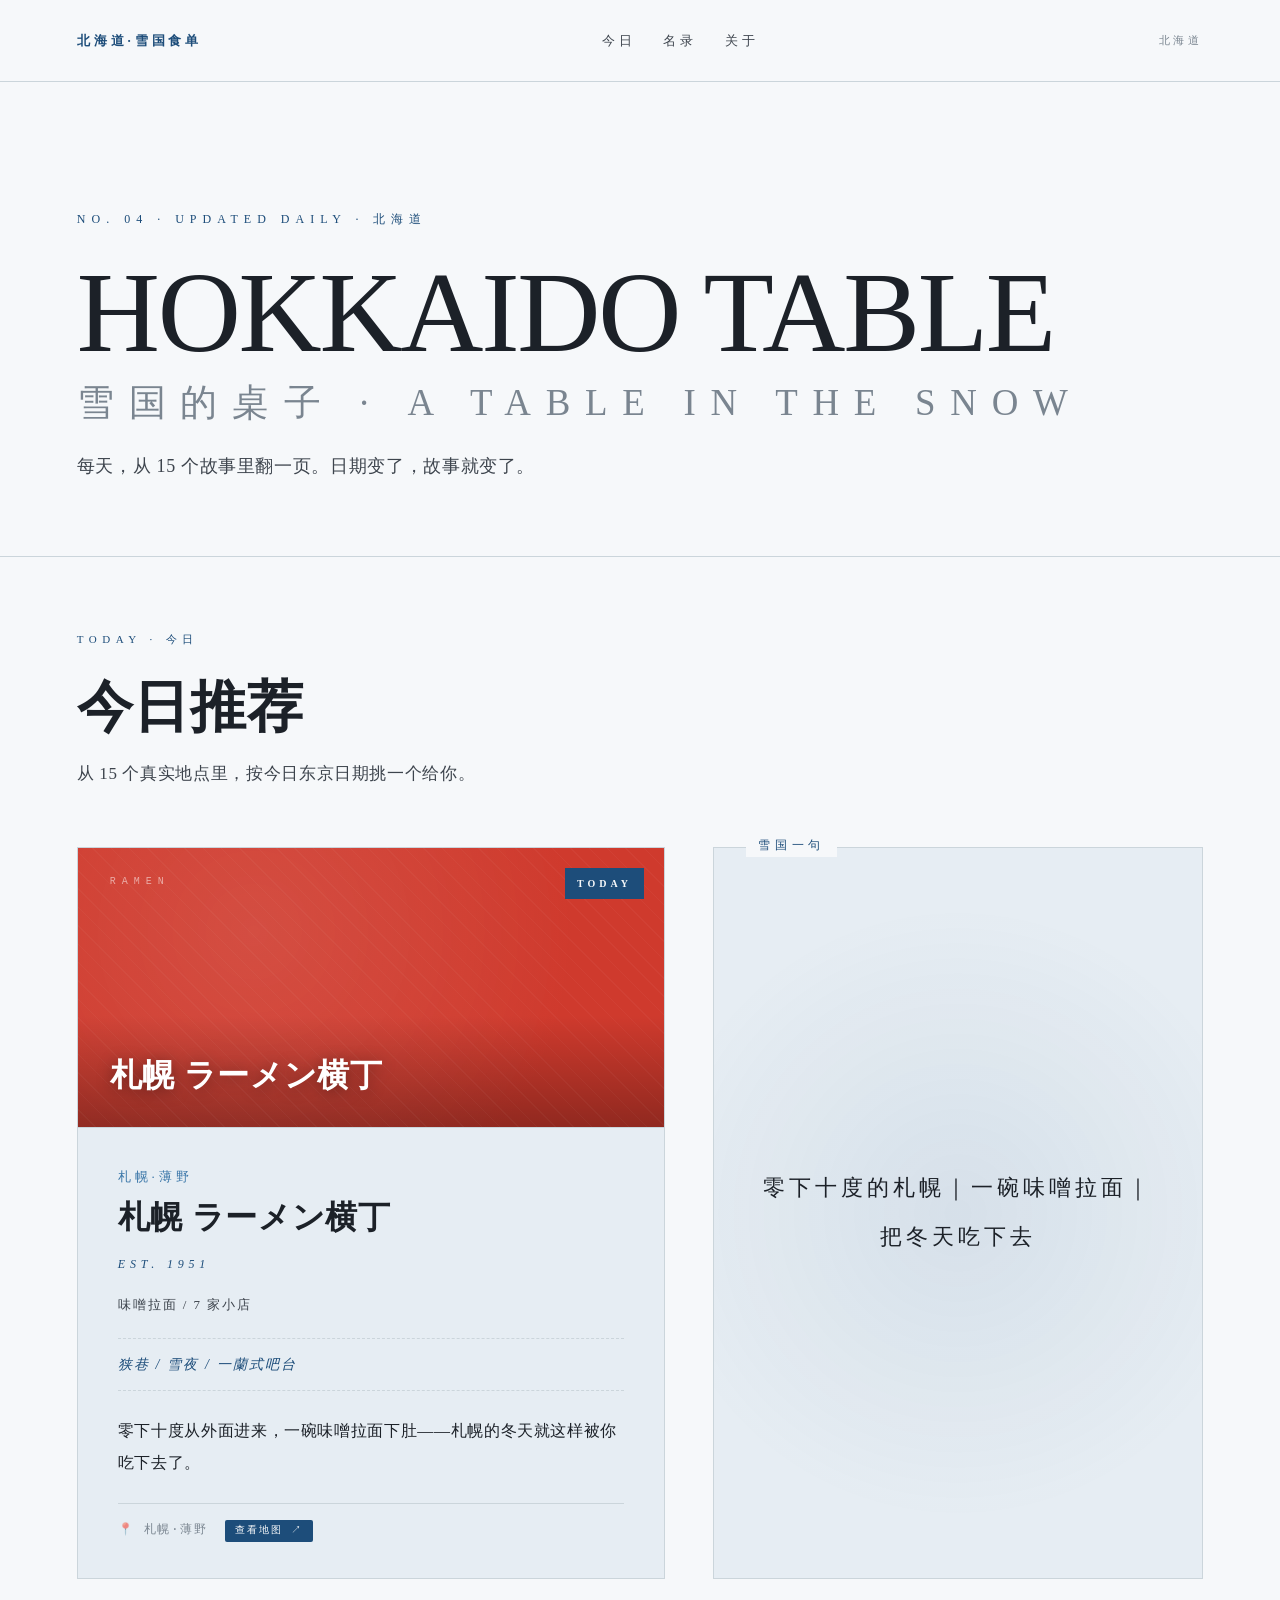
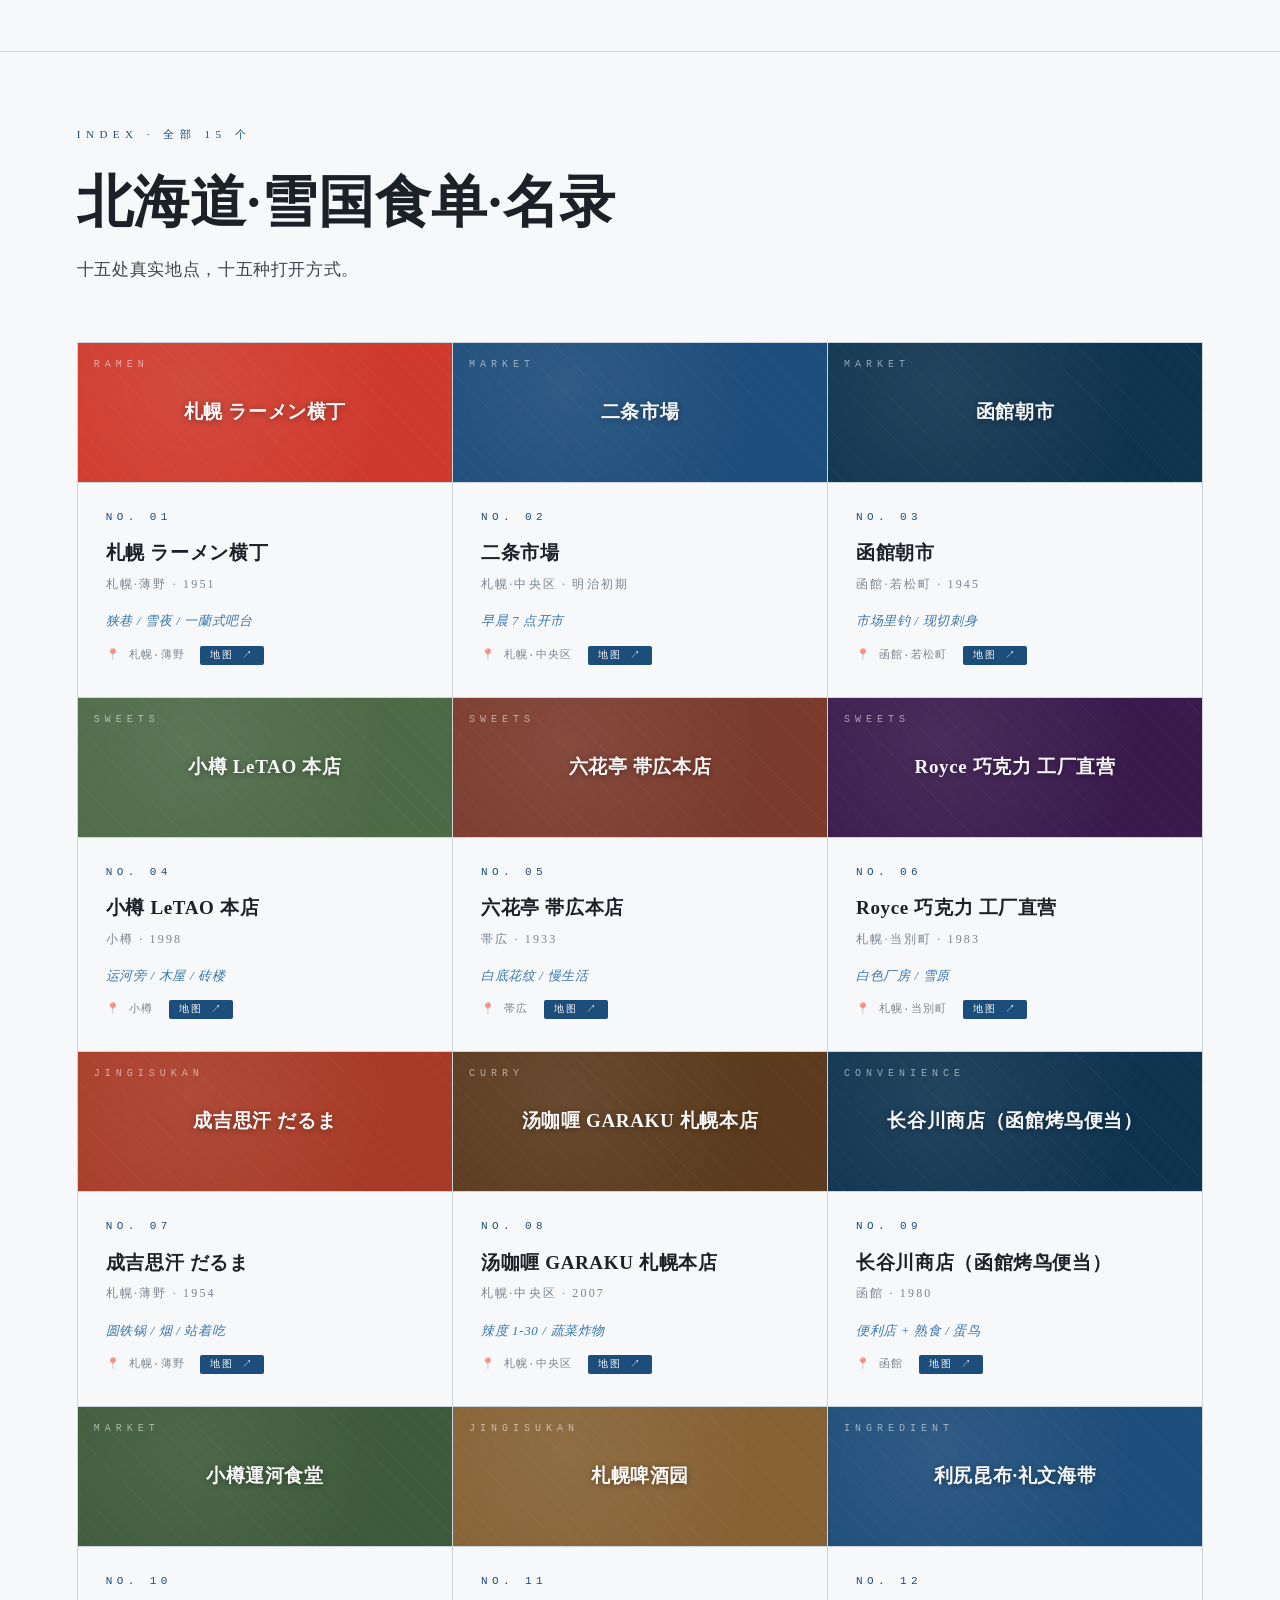
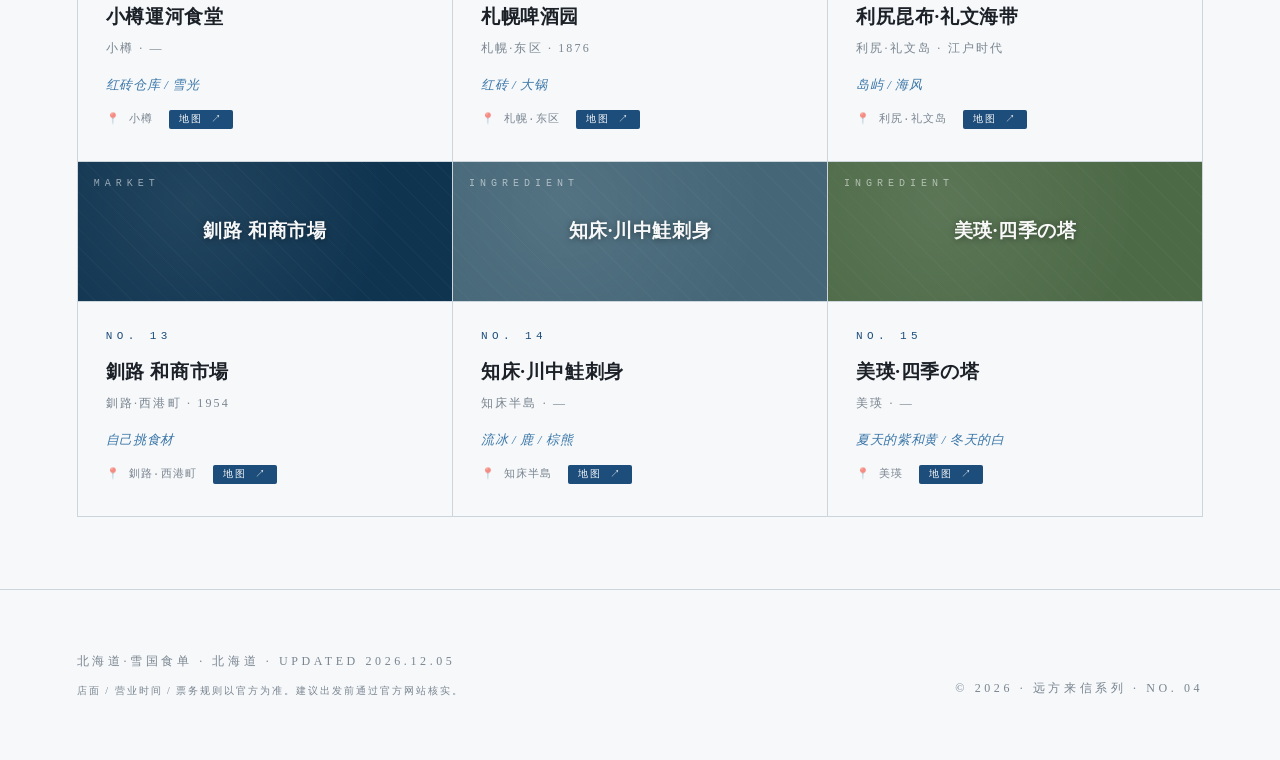
<file: index.html>
<!DOCTYPE html>
<html lang="zh-CN">
<head>
  <meta charset="UTF-8">
  <meta name="viewport" content="width=device-width, initial-scale=1.0">
  <title>北海道·雪国食单 — HOKKAIDO TABLE</title>
  <meta name="description" content="雪国的桌子">
  <link rel="stylesheet" href="assets/style.css">
</head>
<body>
  <header class="nav">
    <div class="logo">北海道·雪国食单</div>
    <ul>
      <li><a href="index.html">今日</a></li>
      <li><a href="list.html">名录</a></li>
      <li><a href="about.html">关于</a></li>
    </ul>
    <div class="meta">北海道</div>
  </header>

  <main>
    <section class="hero">
      <div class="meta">NO. 04 · UPDATED DAILY · 北海道</div>
      <h1>
        HOKKAIDO TABLE
        <span class="accent">雪国的桌子 · A TABLE IN THE SNOW</span>
      </h1>
      <p class="tagline">每天，从 15 个故事里翻一页。日期变了，故事就变了。</p>
    </section>

    <section class="section">
      <div class="section-label">TODAY · 今日</div>
      <h2>今日推荐</h2>
      <p class="lead">从 15 个真实地点里，按今日东京日期挑一个给你。</p>

      <div class="tonight">
        <article class="tonight-card">
          <div class="img-frame" id="t-img" data-tag="—">
            <div class="stamp">TODAY</div>
            <div class="big-name" id="t-img-name">— —</div>
          </div>
          <div class="body">
            <div class="ward" id="t-ward">— —</div>
            <h3 class="name" id="t-name">— —</h3>
            <div class="since" id="t-since">— —</div>
            <div class="type" id="t-type">— —</div>
            <div class="vibe" id="t-vibe">— —</div>
            <p class="story" id="t-story">— —</p>
            <div class="address" id="t-address" style="display:none">— —</div>
            <div class="etiquette" id="t-etiquette" style="display:none">— —</div>
            <div class="release" id="t-release" style="display:none">— —</div>
          </div>
        </article>

        <article class="haiku-card" data-label="雪国一句">
          <div class="haiku" id="haiku">— —</div>
        </article>
      </div>
    </section>

    <section class="section">
      <div class="section-label">INDEX · 全部 15 个</div>
      <h2>北海道·雪国食单·名录</h2>
      <p class="lead">十五处真实地点，十五种打开方式。</p>
      <div class="list-section" id="all-list"></div>
    </section>
  </main>

  <footer>
    <div>
      <div>北海道·雪国食单 · 北海道 · UPDATED <span id="footer-date">2026.05.07</span></div>
      <div class="disclaimer">店面 / 营业时间 / 票务规则以官方为准。建议出发前通过官方网站核实。</div>
    </div>
    <div>© 2026 · 远方来信系列 · NO. 04</div>
  </footer>

  <script>
    function jstSeed() {
      const d = new Date();
      const jst = new Date(d.getTime() + (d.getTimezoneOffset() + 540) * 60000);
      return jst.getFullYear() * 10000 + (jst.getMonth() + 1) * 100 + jst.getDate();
    }
    function pad(n, w) { return String(n).padStart(w, '0'); }
    const dataKey = "spots";
    const haikuKey = "phrases";

    fetch('data/pool.json').then(r => r.json()).then(data => {
      const seed = jstSeed();
      const list = data[dataKey];
      const phrases = data[haikuKey];
      const today = list[seed % list.length];
      const phrase = phrases[seed % phrases.length];

      const dispName = today.name_zh || today.name;
      document.getElementById('t-name').textContent = dispName;
      document.getElementById('t-img-name').textContent = dispName;
      document.getElementById('t-ward').textContent = today.ward;
      document.getElementById('t-since').textContent = today.since ? 'EST. ' + today.since : '';
      document.getElementById('t-type').textContent = today.type || '';
      document.getElementById('t-vibe').textContent = today.vibe || '';
      document.getElementById('t-story').textContent = today.story || '';
      document.getElementById('haiku').textContent = phrase;

      const tImg = document.getElementById('t-img');
      tImg.style.setProperty('--tone', today.color || 'var(--accent)');
      tImg.setAttribute('data-tag', (today.tag || 'spot').toUpperCase());

      // 地址 + Google Maps
      const addr = today.address || today.ward;
      if (addr) {
        const ae = document.getElementById('t-address');
        const gmapQuery = encodeURIComponent((today.name_zh || today.name) + ' ' + (today.ward || ''));
        ae.innerHTML = addr + ' <a class="gmap-link" href="https://www.google.com/maps/search/?api=1&query=' + gmapQuery + '" target="_blank" rel="noopener">查看地图 ↗</a>';
        ae.style.display = '';
      }
      // 礼仪提示（飞田新地等）
      if (today.etiquette) {
        const et = document.getElementById('t-etiquette');
        et.textContent = '⚠ ' + today.etiquette;
        et.style.display = '';
      }
      // 票务规则（japan-tickets）
      if (today.release_rule) {
        const r = document.getElementById('t-release');
        r.innerHTML = '<strong>放票规则：</strong>' + today.release_rule + '<br><strong>提前：</strong>约 ' + (today.advance_days || '?') + ' 天<br><strong>购票：</strong>' + (today.booking_site || '官方');
        r.style.display = '';
      }

      // 列表
      const listEl = document.getElementById('all-list');
      list.forEach(s => {
        const item = document.createElement('div');
        item.className = 'list-item';
        const sName = s.name_zh || s.name;
        const tone = s.color || 'var(--accent)';
        const tag = (s.tag || 'spot').toUpperCase();
        const addr = s.address || s.ward;
        const gmapQuery = encodeURIComponent(sName + ' ' + (s.ward || ''));
        const gmapLink = `<a class="gmap-link" href="https://www.google.com/maps/search/?api=1&query=${gmapQuery}" target="_blank" rel="noopener">地图 ↗</a>`;
        item.innerHTML = `
          <div class="thumb" style="--tone:${tone}" data-tag="${tag}">
            <div class="big-name">${sName}</div>
          </div>
          <div class="body">
            <div class="num">NO. ${pad(s.id, 2)}</div>
            <div class="name">${sName}</div>
            <div class="meta-line">${s.ward} · ${s.since || '—'}</div>
            <div class="vibe">${s.vibe || ''}</div>
            ${addr ? `<div class="address">${addr} ${gmapLink}</div>` : ''}
          </div>
        `;
        listEl.appendChild(item);
      });

      const now = new Date();
      const jst = new Date(now.getTime() + (now.getTimezoneOffset() + 540) * 60000);
      document.getElementById('footer-date').textContent =
        jst.getFullYear() + '.' + pad(jst.getMonth()+1, 2) + '.' + pad(jst.getDate(), 2);
    });
  </script>
</body>
</html>
</file>
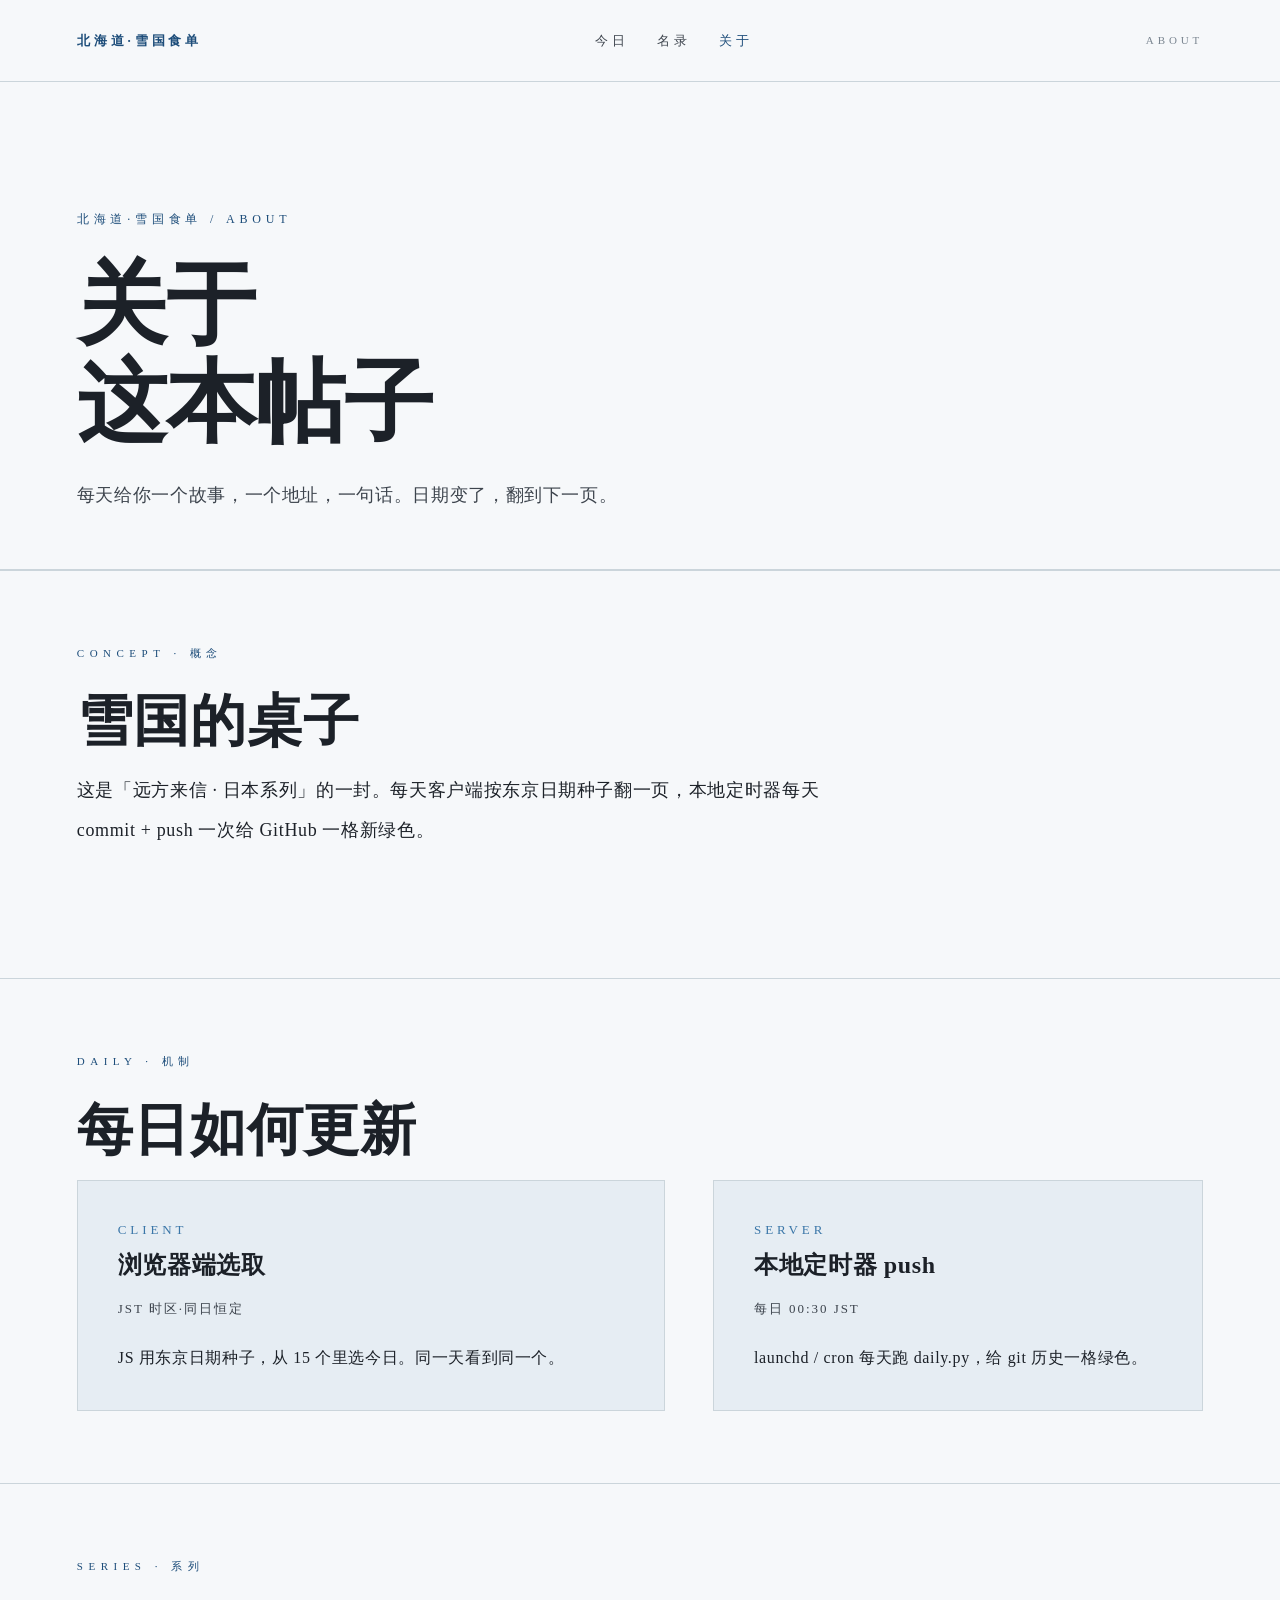
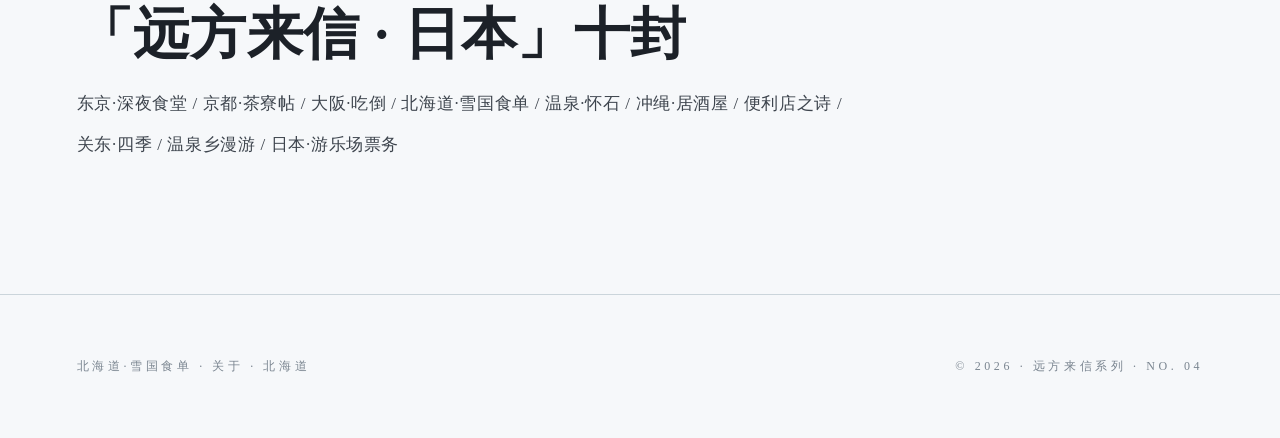
<file: about.html>
<!DOCTYPE html>
<html lang="zh-CN">
<head>
  <meta charset="UTF-8">
  <meta name="viewport" content="width=device-width, initial-scale=1.0">
  <title>关于 — 北海道·雪国食单</title>
  <link rel="stylesheet" href="assets/style.css">
</head>
<body>
  <header class="nav">
    <div class="logo">北海道·雪国食单</div>
    <ul>
      <li><a href="index.html">今日</a></li>
      <li><a href="list.html">名录</a></li>
      <li><a href="about.html" style="color:var(--accent)">关于</a></li>
    </ul>
    <div class="meta">ABOUT</div>
  </header>

  <main>
    <section class="detail-hero">
      <div class="crumb">北海道·雪国食单 / ABOUT</div>
      <h1>关于<br>这本帖子</h1>
      <p class="deck">每天给你一个故事，一个地址，一句话。日期变了，翻到下一页。</p>
    </section>

    <section class="section">
      <div class="section-label">CONCEPT · 概念</div>
      <h2>雪国的桌子</h2>
      <p class="lead" style="font-size:18px;color:var(--ink);max-width:760px;line-height:2.2">
        这是「远方来信 · 日本系列」的一封。每天客户端按东京日期种子翻一页，本地定时器每天 commit + push 一次给 GitHub 一格新绿色。
      </p>
    </section>

    <section class="section">
      <div class="section-label">DAILY · 机制</div>
      <h2>每日如何更新</h2>
      <div class="tonight">
        <article class="tonight-card" style="background:var(--bg-2)">
          <div class="body">
            <div class="ward">CLIENT</div>
            <h3 class="name" style="font-size:24px">浏览器端选取</h3>
            <div class="type">JST 时区·同日恒定</div>
            <p class="story">JS 用东京日期种子，从 15 个里选今日。同一天看到同一个。</p>
          </div>
        </article>
        <article class="tonight-card" style="background:var(--bg-2)">
          <div class="body">
            <div class="ward">SERVER</div>
            <h3 class="name" style="font-size:24px">本地定时器 push</h3>
            <div class="type">每日 00:30 JST</div>
            <p class="story">launchd / cron 每天跑 daily.py，给 git 历史一格绿色。</p>
          </div>
        </article>
      </div>
    </section>

    <section class="section">
      <div class="section-label">SERIES · 系列</div>
      <h2>「远方来信 · 日本」十封</h2>
      <p class="lead" style="font-size:17px;color:var(--ink-2);max-width:780px;line-height:2.4">
        东京·深夜食堂 / 京都·茶寮帖 / 大阪·吃倒 / 北海道·雪国食单 / 温泉·怀石 / 冲绳·居酒屋 / 便利店之诗 / 关东·四季 / 温泉乡漫游 / 日本·游乐场票务
      </p>
    </section>
  </main>

  <footer>
    <div>北海道·雪国食单 · 关于 · 北海道</div>
    <div>© 2026 · 远方来信系列 · NO. 04</div>
  </footer>
</body>
</html>
</file>
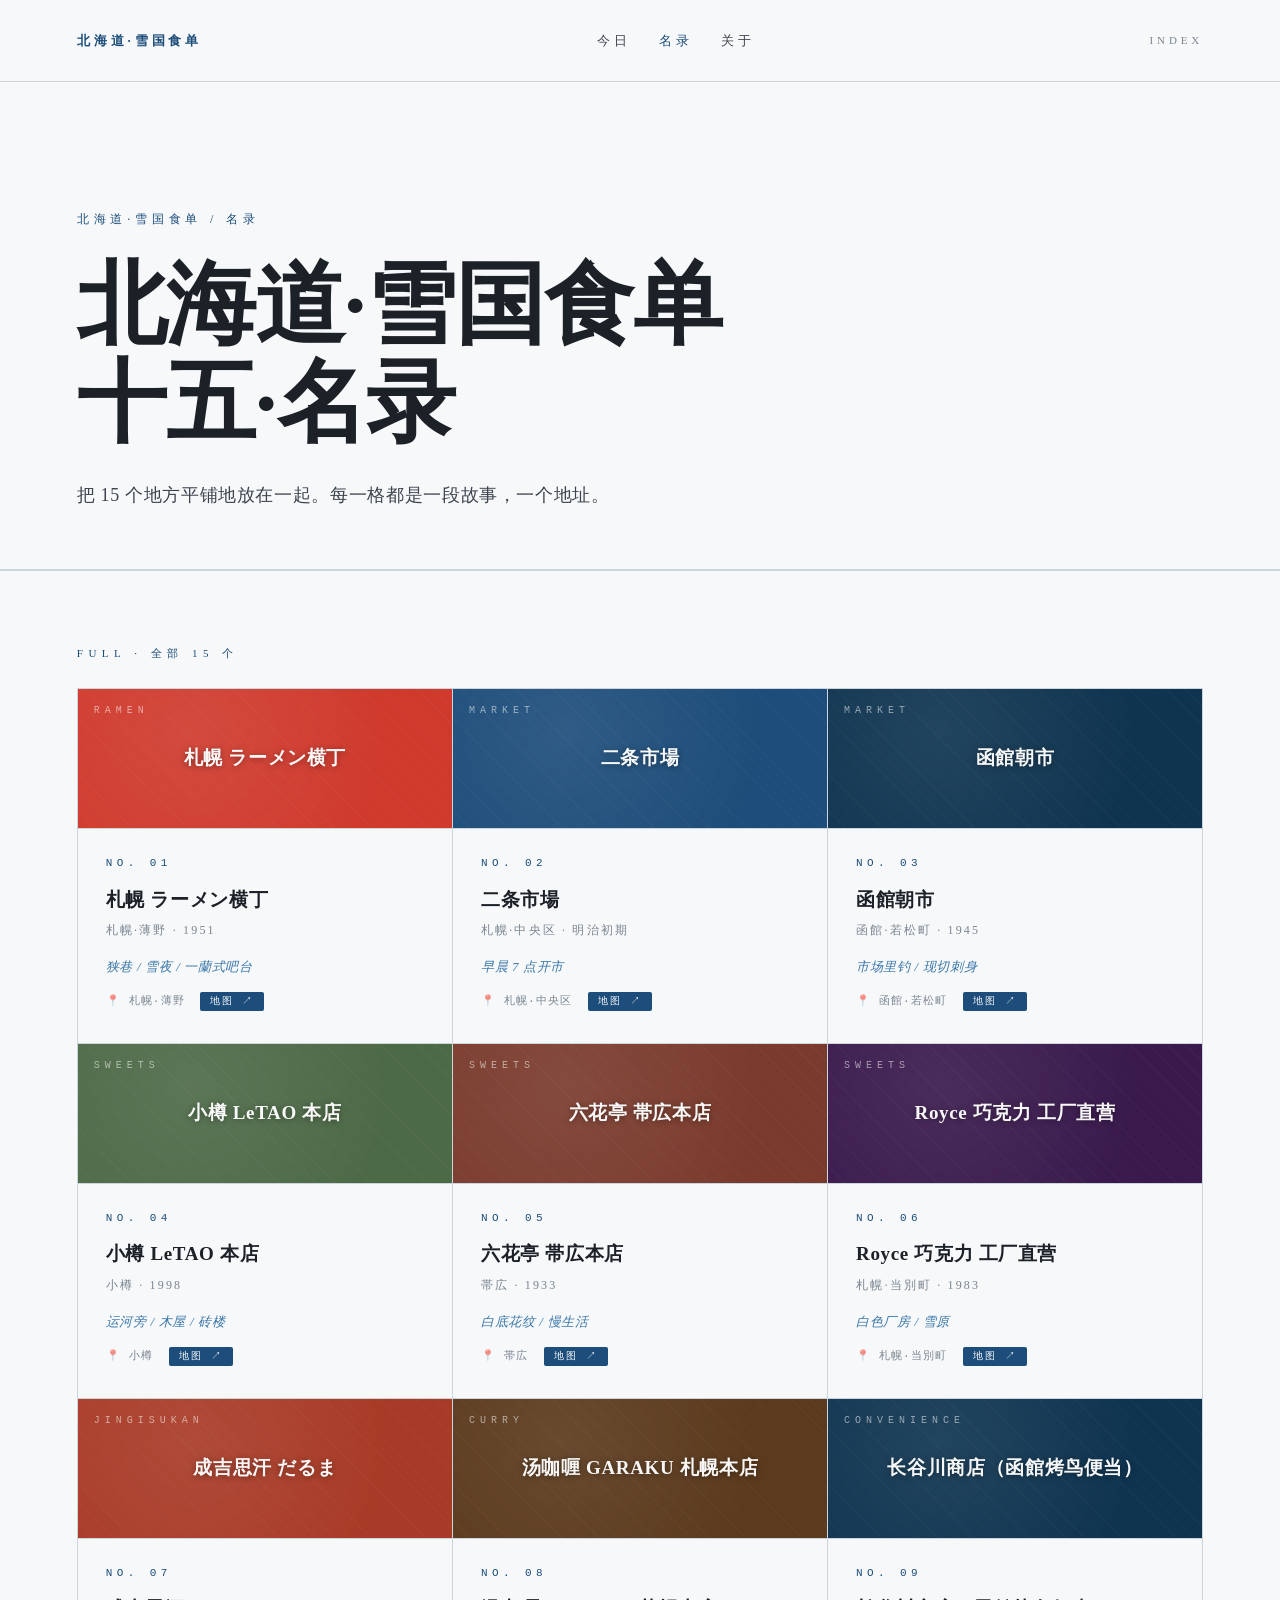
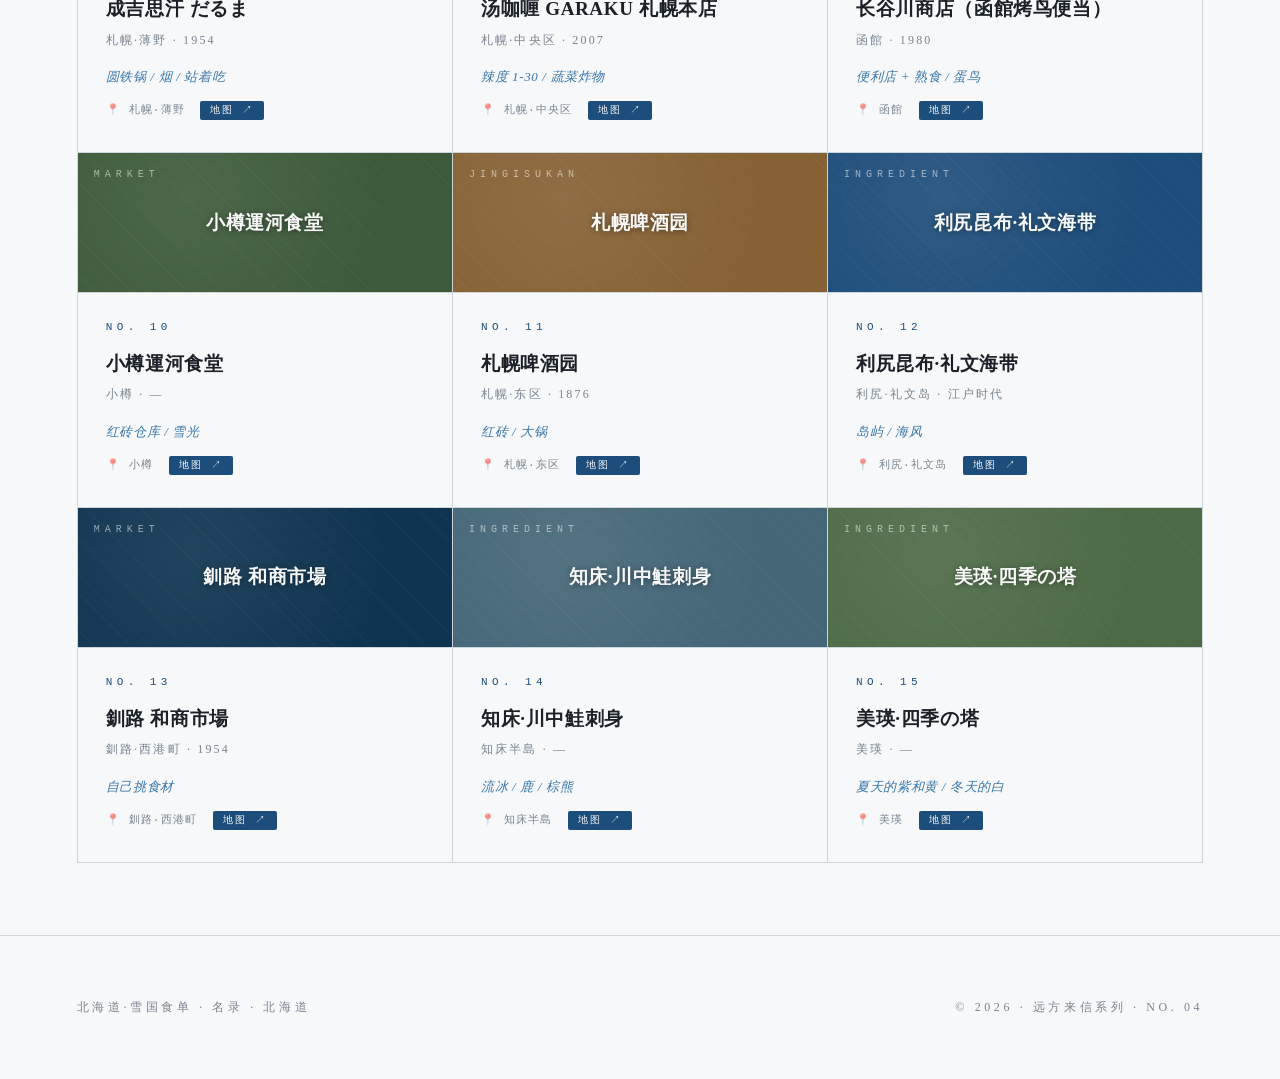
<file: list.html>
<!DOCTYPE html>
<html lang="zh-CN">
<head>
  <meta charset="UTF-8">
  <meta name="viewport" content="width=device-width, initial-scale=1.0">
  <title>名录 — 北海道·雪国食单</title>
  <link rel="stylesheet" href="assets/style.css">
</head>
<body>
  <header class="nav">
    <div class="logo">北海道·雪国食单</div>
    <ul>
      <li><a href="index.html">今日</a></li>
      <li><a href="list.html" style="color:var(--accent)">名录</a></li>
      <li><a href="about.html">关于</a></li>
    </ul>
    <div class="meta">INDEX</div>
  </header>

  <main>
    <section class="detail-hero">
      <div class="crumb">北海道·雪国食单 / 名录</div>
      <h1>北海道·雪国食单<br>十五·名录</h1>
      <p class="deck">把 15 个地方平铺地放在一起。每一格都是一段故事，一个地址。</p>
    </section>

    <section class="section">
      <div class="section-label">FULL · 全部 15 个</div>
      <div class="list-section" id="all-list"></div>
    </section>
  </main>

  <footer>
    <div>北海道·雪国食单 · 名录 · 北海道</div>
    <div>© 2026 · 远方来信系列 · NO. 04</div>
  </footer>

  <script>
    function pad(n, w) { return String(n).padStart(w, '0'); }
    fetch('data/pool.json').then(r => r.json()).then(data => {
      const list = data['spots'];
      const listEl = document.getElementById('all-list');
      list.forEach(s => {
        const item = document.createElement('div');
        item.className = 'list-item';
        const sName = s.name_zh || s.name;
        const tone = s.color || 'var(--accent)';
        const tag = (s.tag || 'spot').toUpperCase();
        const addr = s.address || s.ward;
        const gmapQuery = encodeURIComponent(sName + ' ' + (s.ward || ''));
        const gmapLink = `<a class="gmap-link" href="https://www.google.com/maps/search/?api=1&query=${gmapQuery}" target="_blank" rel="noopener">地图 ↗</a>`;
        item.innerHTML = `
          <div class="thumb" style="--tone:${tone}" data-tag="${tag}">
            <div class="big-name">${sName}</div>
          </div>
          <div class="body">
            <div class="num">NO. ${pad(s.id, 2)}</div>
            <div class="name">${sName}</div>
            <div class="meta-line">${s.ward} · ${s.since || '—'}</div>
            <div class="vibe">${s.vibe || ''}</div>
            ${addr ? `<div class="address">${addr} ${gmapLink}</div>` : ''}
          </div>
        `;
        listEl.appendChild(item);
      });
    });
  </script>
</body>
</html>
</file>
<file: assets/style.css>
:root {
  --bg: #f6f8fa;
  --bg-2: #e6edf3;
  --ink: #1c2128;
  --ink-2: #3d444d;
  --mute: #7a8590;
  --line: #cbd5db;
  --accent: #1d4d7a;
  --accent-2: #3a76a8;
}
* { box-sizing: border-box; margin: 0; padding: 0; }
html, body {
  background: var(--bg);
  color: var(--ink);
  font-family: "Noto Serif JP", "Songti SC", "Hiragino Mincho ProN", "Source Han Serif", serif;
  font-feature-settings: "palt";
  line-height: 1.95;
  letter-spacing: 0.04em;
  min-height: 100vh;
  overflow-x: hidden;
}
main, header, footer { position: relative; z-index: 2; }
.nav {
  display: flex; justify-content: space-between; align-items: center;
  padding: 28px 6vw; border-bottom: 1px solid var(--line);
  font-size: 13px; letter-spacing: 0.3em;
}
.nav .logo { font-weight: 700; color: var(--accent); }
.nav ul { list-style: none; display: flex; gap: 28px; }
.nav a { color: var(--ink-2); text-decoration: none; transition: color 0.3s; }
.nav a:hover { color: var(--accent); }
.nav .meta { color: var(--mute); font-size: 11px; }

.hero { padding: 14vh 6vw 8vh; }
.hero .meta {
  font-size: 12px; color: var(--accent); letter-spacing: 0.5em; margin-bottom: 24px;
}
.hero h1 {
  font-size: clamp(48px, 9vw, 130px); font-weight: 800;
  line-height: 0.98; letter-spacing: -0.01em; margin-bottom: 24px;
}
.hero h1 .accent {
  display: block; font-size: 0.32em; font-weight: 400;
  color: var(--mute); letter-spacing: 0.4em; margin-top: 16px;
}
.hero p.tagline { font-size: 18px; color: var(--ink-2); max-width: 600px; margin-top: 28px; }

.section { padding: 8vh 6vw; border-top: 1px solid var(--line); }
.section-label {
  font-size: 11px; letter-spacing: 0.5em; color: var(--accent);
  text-transform: uppercase; margin-bottom: 24px;
}
.section h2 { font-size: clamp(32px, 5vw, 56px); font-weight: 700; margin-bottom: 16px; line-height: 1.2; }
.section .lead { font-size: 17px; color: var(--ink-2); max-width: 700px; margin-bottom: 56px; }

.tonight { display: grid; grid-template-columns: 1.2fr 1fr; gap: 48px; align-items: stretch; }
.tonight-card {
  border: 1px solid var(--line); background: var(--bg-2); padding: 0;
  position: relative; overflow: hidden; display: flex; flex-direction: column;
}
.tonight-card .img-frame {
  --tone: var(--accent); width: 100%; height: 280px;
  background: radial-gradient(circle at 30% 30%, color-mix(in srgb, var(--tone) 75%, white 10%), var(--tone) 70%), var(--tone);
  position: relative; overflow: hidden; display: flex;
  align-items: flex-end; padding: 32px; border-bottom: 1px solid var(--line);
}
.tonight-card .img-frame::before {
  content: attr(data-tag); position: absolute; top: 24px; left: 32px;
  font-size: 10px; letter-spacing: 0.6em; color: rgba(255,255,255,0.55);
  font-family: "JetBrains Mono", monospace; text-transform: uppercase;
}
.tonight-card .img-frame::after {
  content: ""; position: absolute; inset: 0;
  background: repeating-linear-gradient(45deg, transparent 0, transparent 12px, rgba(255,255,255,0.03) 12px, rgba(255,255,255,0.03) 13px),
              linear-gradient(180deg, transparent 60%, rgba(0,0,0,0.3) 100%);
  pointer-events: none;
}
.tonight-card .img-frame .big-name {
  position: relative; z-index: 2; font-size: 32px; font-weight: 800;
  letter-spacing: 0.02em; color: #fff; line-height: 1.2;
  text-shadow: 0 2px 16px rgba(0,0,0,0.4);
}
.tonight-card .img-frame .stamp {
  position: absolute; top: 20px; right: 20px;
  background: var(--accent); color: var(--bg); padding: 6px 12px;
  font-size: 10px; letter-spacing: 0.4em; font-weight: 700; z-index: 3;
}
.tonight-card .body { padding: 36px 40px; }
.tonight-card .ward {
  font-size: 13px; letter-spacing: 0.3em; color: var(--accent-2); margin-bottom: 8px;
}
.tonight-card .name { font-size: 32px; font-weight: 700; line-height: 1.25; margin-bottom: 16px; }
.tonight-card .since { font-size: 12px; color: var(--accent); letter-spacing: 0.4em; font-style: italic; margin-bottom: 16px; }
.tonight-card .type { font-size: 13px; color: var(--ink-2); margin-bottom: 20px; letter-spacing: 0.15em; }
.tonight-card .vibe {
  font-size: 14px; color: var(--accent); letter-spacing: 0.15em;
  border-top: 1px dashed var(--line); border-bottom: 1px dashed var(--line);
  padding: 12px 0; margin-bottom: 24px; font-style: italic;
}
.tonight-card .story { font-size: 16px; line-height: 2; color: var(--ink); }
.tonight-card .address {
  margin-top: 24px; padding-top: 16px; border-top: 1px solid var(--line);
  font-size: 12px; color: var(--mute); letter-spacing: 0.15em;
  font-family: "JetBrains Mono", "PingFang SC", monospace; line-height: 1.8;
}
.tonight-card .address::before { content: "📍 "; opacity: 0.6; }
.tonight-card .gmap-link, .list-item .gmap-link {
  display: inline-block; margin-left: 8px; padding: 2px 10px;
  background: var(--accent); color: var(--bg); font-size: 10px;
  letter-spacing: 0.2em; text-decoration: none; border-radius: 2px;
  transition: opacity 0.3s;
}
.tonight-card .gmap-link:hover, .list-item .gmap-link:hover { opacity: 0.8; }
.tonight-card .etiquette {
  margin-top: 12px; font-size: 12px; color: var(--accent-2);
  letter-spacing: 0.15em; font-style: italic;
}
.tonight-card .release {
  margin-top: 16px; padding: 12px; background: color-mix(in srgb, var(--accent) 12%, transparent);
  border-left: 3px solid var(--accent); font-size: 12px;
  color: var(--ink); letter-spacing: 0.1em;
}

.haiku-card {
  border: 1px solid var(--line); padding: 40px;
  display: flex; align-items: center; justify-content: center;
  background: radial-gradient(circle at center, color-mix(in srgb, var(--accent) 8%, transparent), transparent 70%), var(--bg-2);
  position: relative;
}
.haiku-card::before {
  content: attr(data-label); position: absolute; top: -14px; left: 32px;
  background: var(--bg); padding: 0 12px; color: var(--accent);
  font-size: 12px; letter-spacing: 0.4em;
}
.haiku-card .haiku {
  font-size: 22px; line-height: 2.2; text-align: center;
  letter-spacing: 0.18em; color: var(--ink); white-space: pre-line;
  font-weight: 300;
}

.list-section {
  display: grid; grid-template-columns: repeat(auto-fit, minmax(300px, 1fr));
  gap: 1px; background: var(--line); border: 1px solid var(--line);
}
.list-item {
  background: var(--bg); padding: 0; transition: background 0.3s;
  position: relative; overflow: hidden;
}
.list-item:hover { background: var(--bg-2); }
.list-item .thumb {
  --tone: var(--accent); width: 100%; height: 160px;
  background: radial-gradient(circle at 30% 30%, color-mix(in srgb, var(--tone) 75%, white 8%), var(--tone) 70%), var(--tone);
  position: relative; overflow: hidden; display: flex; align-items: center;
  justify-content: center; padding: 16px; border-bottom: 1px solid var(--line);
}
.list-item .thumb::before {
  content: attr(data-tag); position: absolute; top: 12px; left: 16px;
  font-size: 10px; letter-spacing: 0.5em; color: rgba(255,255,255,0.55);
  font-family: "JetBrains Mono", monospace; text-transform: uppercase;
}
.list-item .thumb::after {
  content: ""; position: absolute; inset: 0;
  background: repeating-linear-gradient(45deg, transparent 0, transparent 12px, rgba(255,255,255,0.025) 12px, rgba(255,255,255,0.025) 13px);
}
.list-item .thumb .big-name {
  position: relative; z-index: 2; font-size: 19px; font-weight: 700;
  color: rgba(255,255,255,0.96); text-align: center; line-height: 1.3;
  text-shadow: 0 1px 6px rgba(0,0,0,0.4);
}
.list-item .body { padding: 24px 28px 32px; }
.list-item .num {
  font-size: 11px; color: var(--accent); letter-spacing: 0.4em;
  margin-bottom: 12px; font-family: "JetBrains Mono", monospace;
}
.list-item .name { font-size: 19px; font-weight: 700; margin-bottom: 6px; line-height: 1.4; }
.list-item .meta-line {
  font-size: 12px; color: var(--mute); letter-spacing: 0.18em; margin-bottom: 12px;
}
.list-item .vibe { font-size: 13px; color: var(--accent-2); font-style: italic; margin-bottom: 12px; }
.list-item .address {
  font-size: 11px; color: var(--mute); letter-spacing: 0.1em; margin-top: 12px;
  font-family: "JetBrains Mono", "PingFang SC", monospace; line-height: 1.5;
}
.list-item .address::before { content: "📍 "; opacity: 0.6; }

footer {
  border-top: 1px solid var(--line); padding: 60px 6vw;
  display: flex; justify-content: space-between; align-items: flex-end;
  font-size: 12px; color: var(--mute); letter-spacing: 0.3em;
}
footer .disclaimer {
  font-size: 10px; color: var(--mute); letter-spacing: 0.2em;
  margin-top: 8px; text-transform: none;
}

.detail-hero { padding: 14vh 6vw 6vh; border-bottom: 1px solid var(--line); }
.detail-hero .crumb { font-size: 12px; color: var(--accent); letter-spacing: 0.4em; margin-bottom: 24px; }
.detail-hero h1 { font-size: clamp(40px, 7vw, 96px); font-weight: 800; line-height: 1.1; letter-spacing: -0.01em; margin-bottom: 24px; }
.detail-hero .deck { font-size: 18px; color: var(--ink-2); max-width: 700px; line-height: 2.1; }

@media (max-width: 800px) {
  .tonight { grid-template-columns: 1fr; }
  .nav ul { display: none; }
  .hero { padding: 10vh 6vw 6vh; }
  footer { flex-direction: column; align-items: flex-start; gap: 16px; }
}

body { background: var(--bg); }
.hero h1 { font-weight: 300; letter-spacing: -0.02em; }
.list-item .thumb { height: 140px; }
</file>
